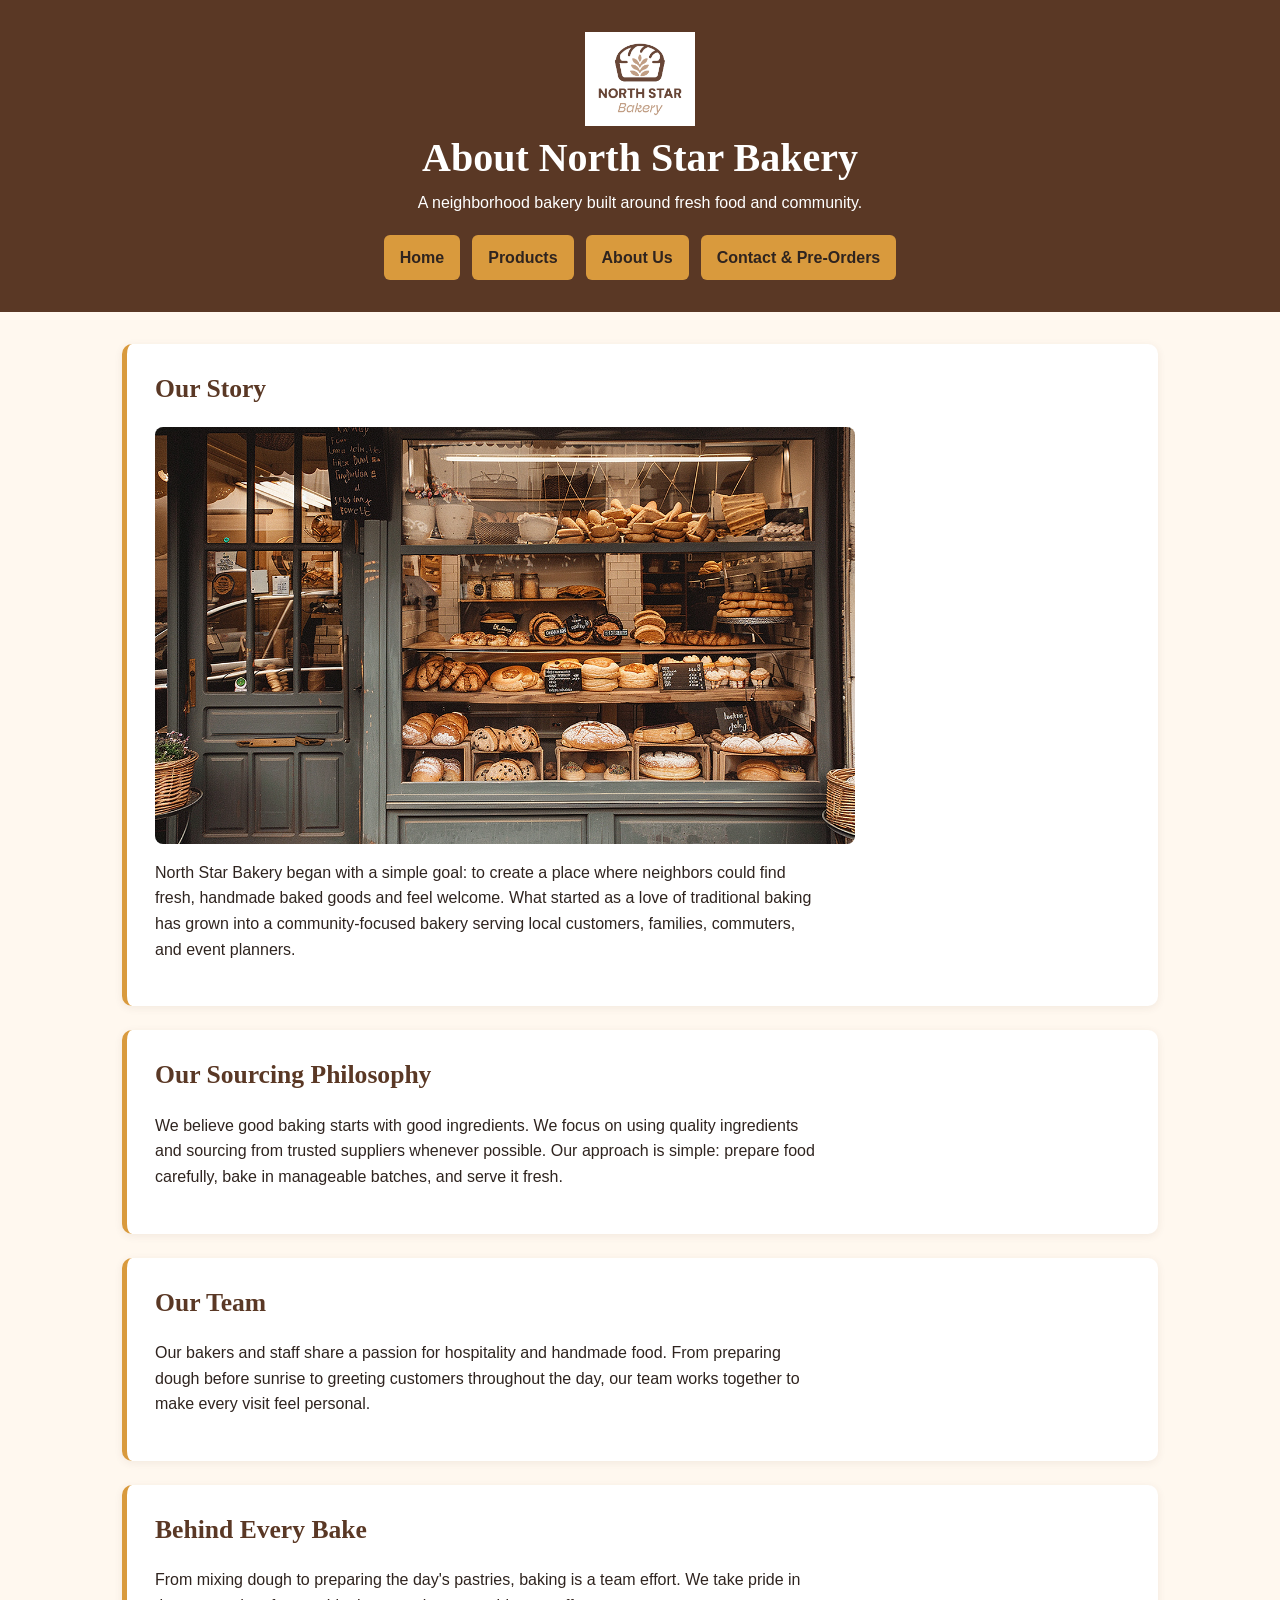
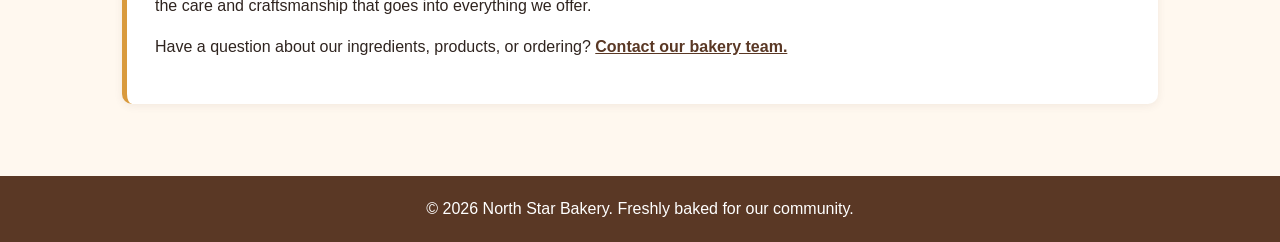
<file: about.html>
<!DOCTYPE html>
<html lang="en">

<head>
    <meta charset="UTF-8">
    <meta name="viewport" content="width=device-width, initial-scale=1.0">
    <meta name="description" content="Learn about the story, team, and baking philosophy of North Star Bakery.">
    <title>North Star Bakery | About Us</title>
    <link rel="stylesheet" href="styles.css">
</head>

<body>

<header>
    <img src="bakery-logo_c.png" alt="North Star Bakery logo">

    <h1>About North Star Bakery</h1>

    <p>
        A neighborhood bakery built around fresh food and community.
    </p>

    <nav>
        <ul>
            <li><a href="index.html">Home</a></li>
            <li><a href="products.html">Products</a></li>
            <li><a href="about.html">About Us</a></li>
            <li><a href="contact.html">Contact &amp; Pre-Orders</a></li>
        </ul>
    </nav>
</header>

<main>

    <section>
        <h2>Our Story</h2>

        <img
            src="bakery-storefront_c.png"
            alt="Exterior storefront of North Star Bakery">

        <p>
            North Star Bakery began with a simple goal: to create a place
            where neighbors could find fresh, handmade baked goods and
            feel welcome. What started as a love of traditional baking has
            grown into a community-focused bakery serving local customers,
            families, commuters, and event planners.
        </p>
    </section>

    <section>
        <h2>Our Sourcing Philosophy</h2>

        <p>
            We believe good baking starts with good ingredients. We focus
            on using quality ingredients and sourcing from trusted suppliers
            whenever possible. Our approach is simple: prepare food
            carefully, bake in manageable batches, and serve it fresh.
        </p>
    </section>

    <section>
        <h2>Our Team</h2>

        <p>
            Our bakers and staff share a passion for hospitality and
            handmade food. From preparing dough before sunrise to greeting
            customers throughout the day, our team works together to make
            every visit feel personal.
        </p>
    </section>

    <section>
        <h2>Behind Every Bake</h2>

        <p>
            From mixing dough to preparing the day's pastries, baking is a
            team effort. We take pride in the care and craftsmanship that
            goes into everything we offer.
        </p>

        <p>
            Have a question about our ingredients, products, or ordering?
            <a href="contact.html">Contact our bakery team.</a>
        </p>
    </section>

</main>

<footer>
    <p>
        &copy; 2026 North Star Bakery. Freshly baked for our community.
    </p>
</footer>

</body>
</html>
</file>
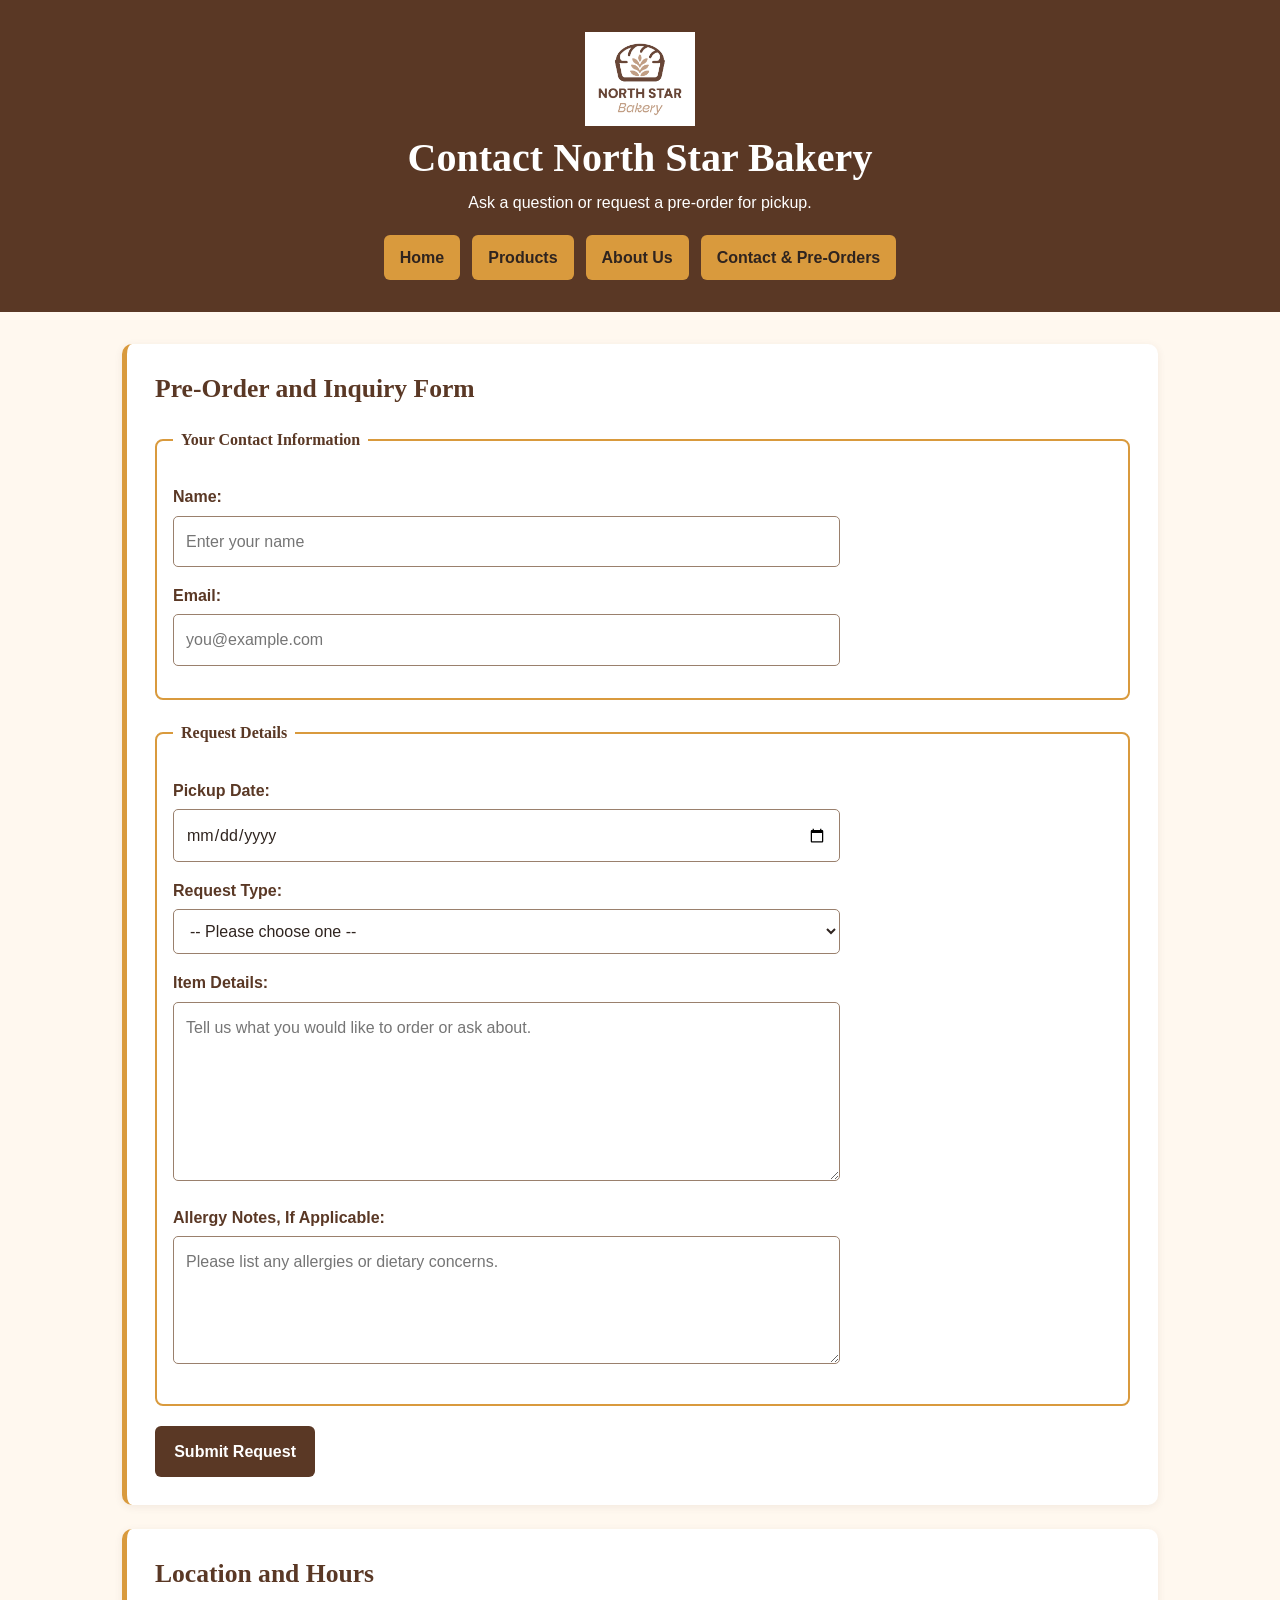
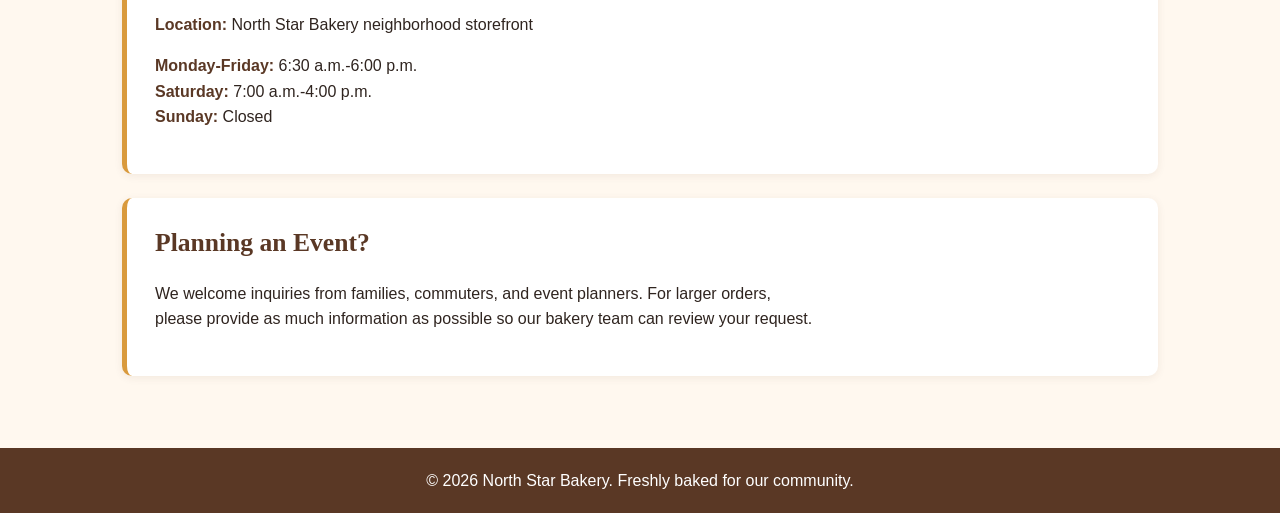
<file: contact.html>
<!DOCTYPE html>
<html lang="en">

<head>
    <meta charset="UTF-8">
    <meta name="viewport" content="width=device-width, initial-scale=1.0">

    <meta name="description"
        content="Contact North Star Bakery or submit a pre-order request.">

    <title>North Star Bakery | Contact and Pre-Orders</title>

    <link rel="stylesheet" href="styles.css">
</head>

<body>

<header>

    <img src="bakery-logo_c.png" alt="North Star Bakery logo">

    <h1>Contact North Star Bakery</h1>

    <p>
        Ask a question or request a pre-order for pickup.
    </p>

    <nav>
        <ul>
            <li><a href="index.html">Home</a></li>
            <li><a href="products.html">Products</a></li>
            <li><a href="about.html">About Us</a></li>
            <li><a href="contact.html">Contact &amp; Pre-Orders</a></li>
        </ul>
    </nav>

</header>


<main>

<section>

    <h2>Pre-Order and Inquiry Form</h2>

    <form id="order-form" action="#" method="post" novalidate>

        <fieldset>

            <legend>Your Contact Information</legend>

            <p>
                <label for="name">Name:</label>

                <input
                    type="text"
                    id="name"
                    name="name"
                    placeholder="Enter your name">
            </p>

            <p>
                <label for="email">Email:</label>

                <input
                    type="text"
                    id="email"
                    name="email"
                    placeholder="you@example.com">
            </p>

        </fieldset>


        <fieldset>

            <legend>Request Details</legend>

            <p>
                <label for="pickup-date">
                    Pickup Date:
                </label>

                <input
                    type="date"
                    id="pickup-date"
                    name="pickup-date">
            </p>


            <p>
                <label for="request-type">
                    Request Type:
                </label>

                <select
                    id="request-type"
                    name="request-type">

                    <option value="">
                        -- Please choose one --
                    </option>

                    <option value="pre-order">
                        Pre-Order
                    </option>

                    <option value="general-question">
                        General Question
                    </option>

                </select>
            </p>


            <p>
                <label for="item-details">
                    Item Details:
                </label>

                <textarea
                    id="item-details"
                    name="item-details"
                    rows="6"
                    placeholder="Tell us what you would like to order or ask about."></textarea>
            </p>


            <p>
                <label for="allergy-notes">
                    Allergy Notes, If Applicable:
                </label>

                <textarea
                    id="allergy-notes"
                    name="allergy-notes"
                    rows="4"
                    placeholder="Please list any allergies or dietary concerns."></textarea>
            </p>

        </fieldset>


        <!-- JavaScript messages appear here -->

        <div id="form-success"></div>


        <button
            type="button"
            id="submit-request">

            Submit Request

        </button>

    </form>

</section>


<section>

    <h2>Location and Hours</h2>

    <p>
        <strong>Location:</strong>
        North Star Bakery neighborhood storefront
    </p>

    <p>
        <strong>Monday-Friday:</strong>
        6:30 a.m.-6:00 p.m.
        <br>

        <strong>Saturday:</strong>
        7:00 a.m.-4:00 p.m.
        <br>

        <strong>Sunday:</strong>
        Closed
    </p>

</section>


<section>

    <h2>Planning an Event?</h2>

    <p>
        We welcome inquiries from families, commuters,
        and event planners. For larger orders, please
        provide as much information as possible so our
        bakery team can review your request.
    </p>

</section>

</main>


<footer>

    <p>
        &copy; 2026 North Star Bakery.
        Freshly baked for our community.
    </p>

</footer>


<script src="script.js"></script>

</body>

</html>
</file>
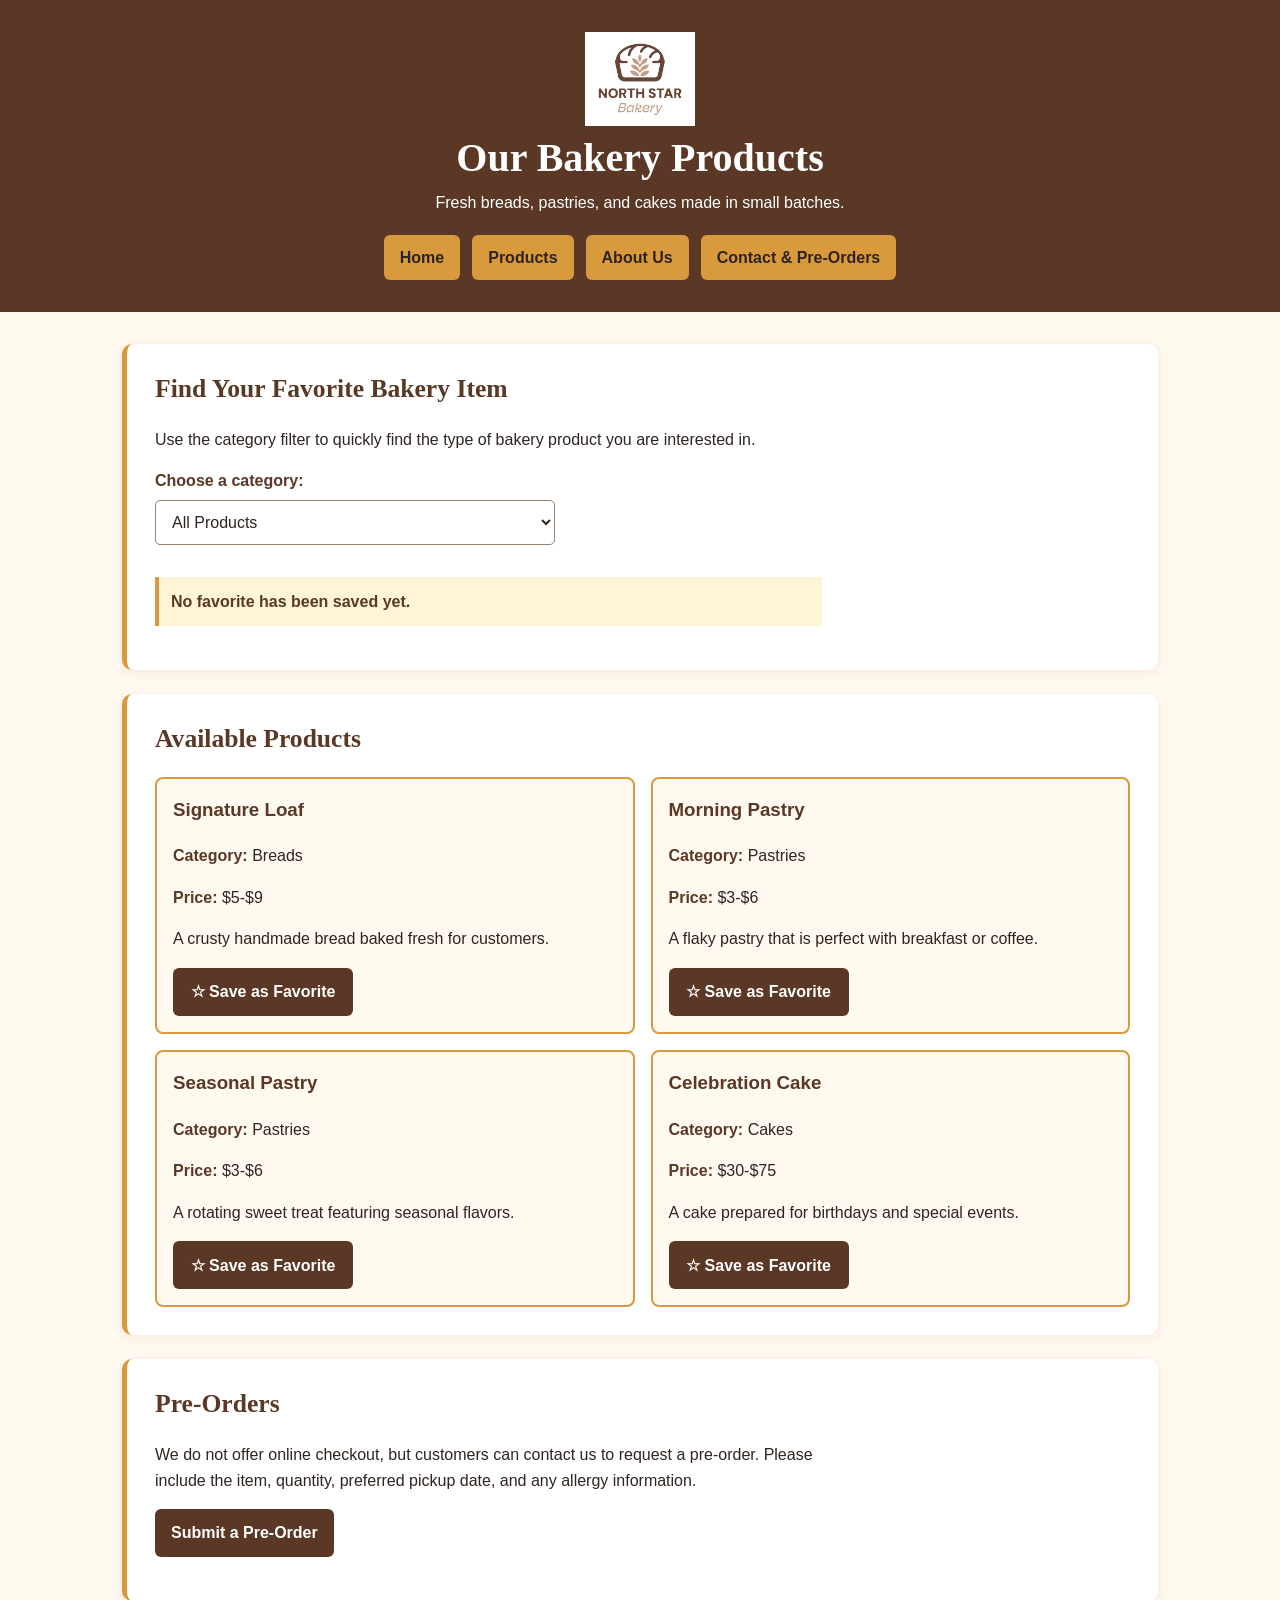
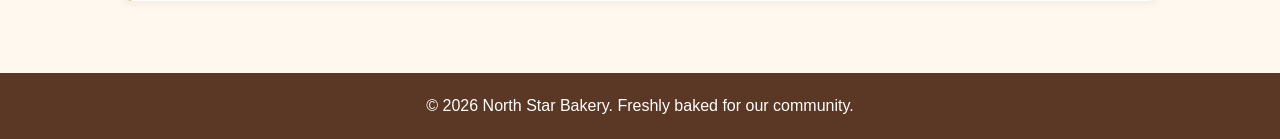
<file: products.html>
<!DOCTYPE html>

<html lang="en">

<head>

<meta charset="UTF-8">

<meta name="viewport" content="width=device-width, initial-scale=1.0">

<meta name="description" content="Explore breads, pastries, cakes, and pre-order options from North Star Bakery.">

<title>North Star Bakery | Products</title>

<link rel="stylesheet" href="styles.css">

</head>

<body>

<header>

<img src="bakery-logo_c.png" alt="North Star Bakery logo">

<h1>Our Bakery Products</h1>

<p>
Fresh breads, pastries, and cakes made in small batches.
</p>

<nav>

<ul>

<li><a href="index.html">Home</a></li>

<li><a href="products.html">Products</a></li>

<li><a href="about.html">About Us</a></li>

<li><a href="contact.html">Contact &amp; Pre-Orders</a></li>

</ul>

</nav>

</header>

<main>

<section>

<h2>Find Your Favorite Bakery Item</h2>

<p>
Use the category filter to quickly find the type of bakery product
you are interested in.
</p>

<label for="category-filter">Choose a category:</label>

<select id="category-filter">

<!-- JavaScript adds the category options here -->

</select>

<p id="favorite-message" class="favorite-message">
No favorite has been saved yet.
</p>

</section>


<section>

<h2>Available Products</h2>

<div id="product-list" class="product-list">

<!-- JavaScript displays products here -->

</div>

</section>


<section>

<h2>Pre-Orders</h2>

<p>
We do not offer online checkout, but customers can contact us
to request a pre-order. Please include the item, quantity,
preferred pickup date, and any allergy information.
</p>

<p>

<a class="button-link" href="contact.html">
Submit a Pre-Order
</a>

</p>

</section>

</main>

<footer>

<p>
&copy; 2026 North Star Bakery. Freshly baked for our community.
</p>

</footer>

<script src="script.js"></script>

</body>

</html>
</file>
<file: styles.css>
/* =========================================
   North Star Bakery
   Touchstone 3 - Visual Design
   ========================================= */

/* ---------- Color Palette ----------
   Cream: #FFF8EF
   Brown: #5A3825
   Gold: #D99A3D
   Dark Text: #2F241F
   ------------------------------------ */

:root {
    --cream: #FFF8EF;
    --brown: #5A3825;
    --gold: #D99A3D;
    --dark: #2F241F;
    --white: #FFFFFF;
}

/* ---------- Base Styles ---------- */

* {
    box-sizing: border-box;
}

html {
    font-size: 16px;
    scroll-behavior: smooth;
}

body {
    margin: 0;
    background-color: var(--cream);
    color: var(--dark);
    font-family: Arial, Helvetica, sans-serif;
    line-height: 1.6;
}

/* ---------- Header ---------- */

header {
    background-color: var(--brown);
    color: var(--white);
    text-align: center;
    padding: 1.5rem 1rem;
}

header img {
    width: 110px;
    height: auto;
    margin: 0 auto 0.5rem;
}

header h1 {
    margin: 0;
    font-family: Georgia, "Times New Roman", serif;
    font-size: 2rem;
    line-height: 1.2;
}

header p {
    margin: 0.5rem auto 1.25rem;
    max-width: 650px;
}

/* ---------- Navigation ---------- */

nav ul {
    display: flex;
    flex-direction: column;
    align-items: stretch;
    gap: 0.5rem;
    list-style: none;
    padding: 0;
    margin: 0;
}

nav a {
    display: block;
    padding: 0.7rem 1rem;
    background-color: var(--gold);
    color: var(--dark);
    text-decoration: none;
    font-weight: bold;
    border-radius: 6px;
}

nav a:hover,
nav a:focus {
    background-color: var(--white);
    color: var(--brown);
}

/* ---------- Main Content ---------- */

main {
    width: 100%;
    max-width: 1100px;
    margin: 0 auto;
    padding: 1rem;
}

section {
    background-color: var(--white);
    margin-bottom: 1.25rem;
    padding: 1.25rem;
    border-radius: 10px;
    border-left: 5px solid var(--gold);
    box-shadow: 0 2px 8px rgba(90, 56, 37, 0.08);
}

h2 {
    margin-top: 0;
    color: var(--brown);
    font-family: Georgia, "Times New Roman", serif;
    font-size: 1.6rem;
    line-height: 1.3;
}

p {
    max-width: 75ch;
}

strong {
    color: var(--brown);
}

/* ---------- Images ---------- */

img {
    max-width: 100%;
    height: auto;
    display: block;
}

section > img {
    width: 100%;
    max-width: 700px;
    border-radius: 8px;
    margin-bottom: 1rem;
}

figure {
    margin: 1rem 0;
}

figure img {
    width: 100%;
    border-radius: 8px;
}

figcaption {
    margin-top: 0.5rem;
    color: var(--brown);
    font-style: italic;
}

/* ---------- Video ---------- */

video {
    width: 100%;
    height: auto;
    display: block;
    border-radius: 8px;
}

/* ---------- Links ---------- */

a {
    color: var(--brown);
}

main a {
    font-weight: bold;
}

main a:hover,
main a:focus {
    color: var(--gold);
}

/* ---------- Button Link ---------- */

.button-link {
    display: inline-block;
    background-color: var(--brown);
    color: var(--white);
    padding: 0.7rem 1rem;
    border-radius: 6px;
    text-decoration: none;
}

.button-link:hover,
.button-link:focus {
    background-color: var(--gold);
    color: var(--dark);
}

/* ---------- Forms ---------- */

form {
    width: 100%;
}

fieldset {
    margin: 0 0 1.25rem;
    padding: 1rem;
    border: 2px solid var(--gold);
    border-radius: 8px;
}

legend {
    padding: 0 0.5rem;
    color: var(--brown);
    font-family: Georgia, "Times New Roman", serif;
    font-weight: bold;
}

label {
    display: block;
    margin-bottom: 0.35rem;
    color: var(--brown);
    font-weight: bold;
}

input,
select,
textarea {
    width: 100%;
    padding: 0.75rem;
    border: 1px solid #9A806D;
    border-radius: 5px;
    background-color: var(--white);
    color: var(--dark);
    font: inherit;
}

textarea {
    min-height: 120px;
    resize: vertical;
}

input:focus,
select:focus,
textarea:focus {
    outline: 3px solid rgba(217, 154, 61, 0.35);
    border-color: var(--brown);
}

button {
    width: 100%;
    padding: 0.8rem 1.2rem;
    border: none;
    border-radius: 6px;
    background-color: var(--brown);
    color: var(--white);
    font: inherit;
    font-weight: bold;
    cursor: pointer;
}

button:hover,
button:focus {
    background-color: var(--gold);
    color: var(--dark);
}

/* ---------- Footer ---------- */

footer {
    background-color: var(--brown);
    color: var(--white);
    text-align: center;
    padding: 1.25rem;
    margin-top: 1rem;
}

footer p {
    margin: 0 auto;
}

/* =========================================
   Responsive Design
   ========================================= */

@media (min-width: 700px) {

    header {
        padding: 2rem;
    }

    header h1 {
        font-size: 2.5rem;
    }

    nav ul {
        flex-direction: row;
        justify-content: center;
        flex-wrap: wrap;
        gap: 0.75rem;
    }

    nav a {
        padding: 0.6rem 1rem;
    }

    main {
        padding: 2rem;
    }

    section {
        padding: 1.75rem;
        margin-bottom: 1.5rem;
    }

    .form-row {
        display: flex;
        gap: 1rem;
    }

    .form-row > p {
        flex: 1;
    }

    button {
        width: auto;
        min-width: 160px;
    }
}
/* ==========================================
   TOUCHSTONE 4
   INTERACTIVE PRODUCT FEATURE
   ========================================== */

#category-filter {
    max-width: 400px;
    margin-bottom: 1rem;
}


.product-list {
    display: grid;
    grid-template-columns: 1fr;
    gap: 1rem;
}


.product-card {
    background-color: #FFF9F0;
    border: 2px solid var(--gold);
    border-radius: 8px;
    padding: 1rem;
}


.product-card h3 {
    color: var(--brown);
    margin-top: 0;
}


.favorite-button {
    width: auto;
    min-width: 180px;
    background-color: var(--brown);
    color: var(--white);
    padding: 0.7rem 1rem;
    border-radius: 6px;
    border: none;
    cursor: pointer;
}


.favorite-button:hover,
.favorite-button:focus {
    background-color: var(--gold);
    color: var(--dark);
}


.favorite-message {
    background-color: #FFF4D6;
    border-left: 4px solid var(--gold);
    padding: 0.75rem;
    font-weight: bold;
    color: var(--brown);
}


/* ==========================================
   TOUCHSTONE 4
   FORM VALIDATION
   ========================================== */

.error-message {
    display: block;

    color: #b00020;

    background-color: #ffe5e5;

    border: 2px solid #b00020;

    padding: 10px;

    margin-top: 6px;

    margin-bottom: 10px;

    border-radius: 5px;

    font-weight: bold;

    font-size: 0.95rem;
}


.input-error {
    border: 3px solid #b00020 !important;

    background-color: #fff0f0 !important;
}


.form-success {
    margin: 1rem 0;

    padding: 10px;

    color: #245B2A;

    background-color: #EAF6EA;

    border-left: 4px solid #3C8D40;

    font-weight: bold;
}


/* ==========================================
   RESPONSIVE PRODUCTS
   ========================================== */

@media (min-width: 700px) {

    .product-list {

        grid-template-columns:
            repeat(2, 1fr);

    }

}
</file>
